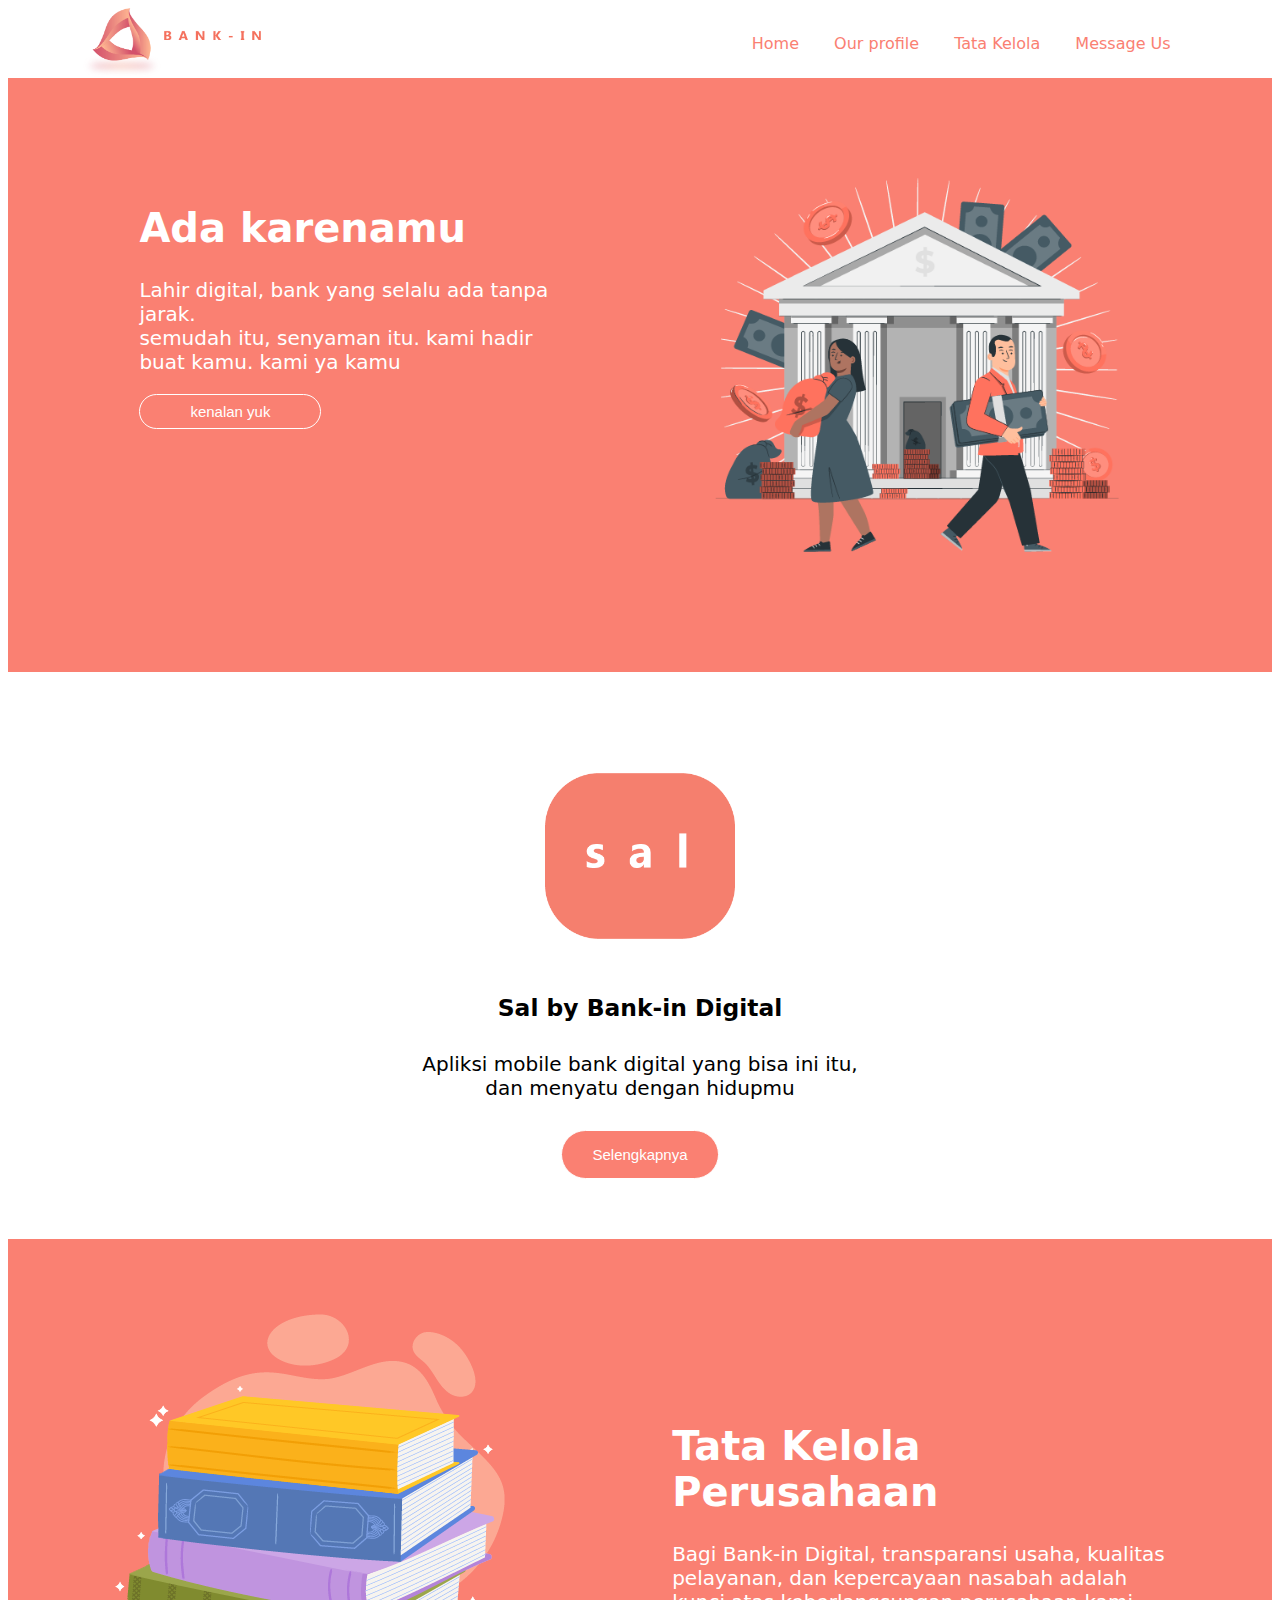
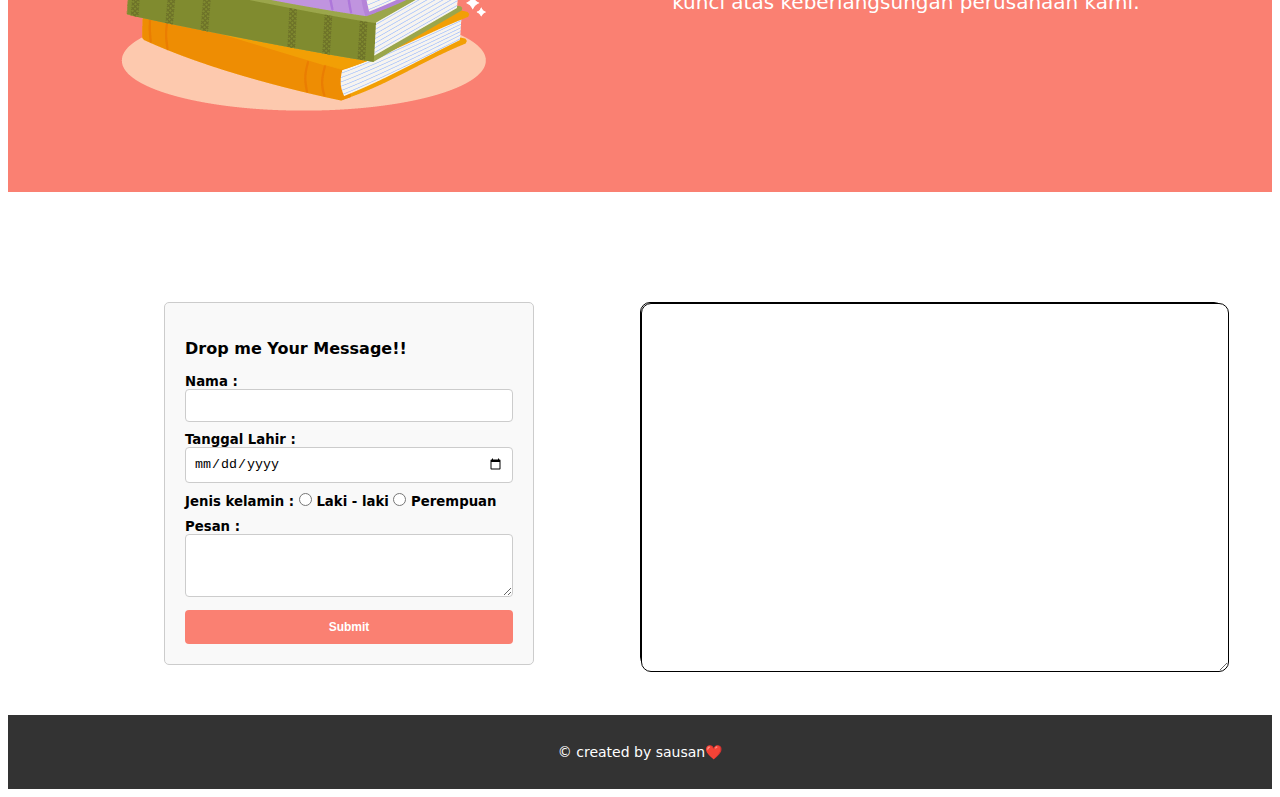
<file: index.html>
<!DOCTYPE html>
<html lang="en">
<head>
    <meta charset="UTF-8">
    <meta http-equiv="X-UA-Compatible" content="IE=edge">
    <meta name="viewport" content="width=device-width, initial-scale=1.0">
    <script src="js/script.js"></script>
    <link rel="stylesheet" href="css/style.css">
    <title>My Company Profile</title>
</head>
<body>
    <header>
        <img src="asset/revoU.png" class="logo" >
        <nav>
            <ul class="navigation">
                <li><a href="index.html"> Home</a> </li>
                <li><a href="bankin.html">Our profile</a></li>
                <li><a href="#tatakelola">Tata Kelola</a></li>
                <li><a href="#message">Message Us</a></li>
            </ul>
        </nav>
    </header>

    <div class="welcome">
        <div class="welcome1">
            <h1>Ada karenamu</h1>
            <p>Lahir digital, bank yang selalu ada tanpa jarak. <br>semudah itu, senyaman itu. kami hadir buat kamu. kami ya kamu</p>
            <button class="button-welcome"><a href="bankin.html">kenalan yuk</a></button>
        </div>
        <div class="welcome2">
            <img class="imgAsset" src="asset/ilustrasi.png" alt="">
        </div>
    </div>

    <div class="sal-digital">
        <img src="asset/sal.png" alt="" class="img-sal">
        <h3 class="h3-sal">Sal by Bank-in Digital</h3>
        <p class="p-sal">Apliksi mobile bank digital yang bisa ini itu,<br> dan menyatu dengan hidupmu</p>
        <button class="button-sal">Selengkapnya</button>
    </div>

    <div id="tatakelola" class="tata-kelola">
        <div class="img-tata-kelola">
        <img  src="asset/buku.png" alt="">
        </div>
        <div>
            <h1>Tata Kelola <br>Perusahaan </h1>
            <p>Bagi Bank-in Digital, transparansi usaha, kualitas <br>pelayanan, dan kepercayaan nasabah adalah <br>kunci atas keberlangsungan perusahaan kami.</p>
        </div>
    </div>

    <div id="message" class="messageUs">
        <div class="container-form">
        <p> <b> Drop me Your Message!! </b></p>
            <form  id="messageForm" onsubmit="handleSubmit(event)">
                <h5>Nama : <input type="text" id="nama" required></h5>
                <h5>Tanggal Lahir : <input type="date" id="tanggal_lahir" required></h5>
                <h5>Jenis kelamin :
                    <input type="radio" name="jenis_kelamin" id="laki-laki" value="laki-laki">
                    <label for="laki-laki">Laki - laki</label>
                    <input type="radio" name="jenis_kelamin" id="perempuan" value="perempuan">
                    <label for="perempuan">Perempuan</label>
                </h5>
                <h5>Pesan :<textarea id="pesan" name="pesan" cols="30" rows="3" required></textarea></h5>
                <button  type="submit" class="submit">Submit</button>
            </form>
            
        </div>
        <div class="container-kartu-nama">
            <div class="kartu-nama">
                <textarea id="hasil" class="kartu-nama" readonly></textarea>
            </div>
        </div>
    </div>
    <footer>
        <div class="footer-content">
            <p>&copy; created by sausan❤️</p>
        </div>
    </footer>
    
</body>
</html>
</file>
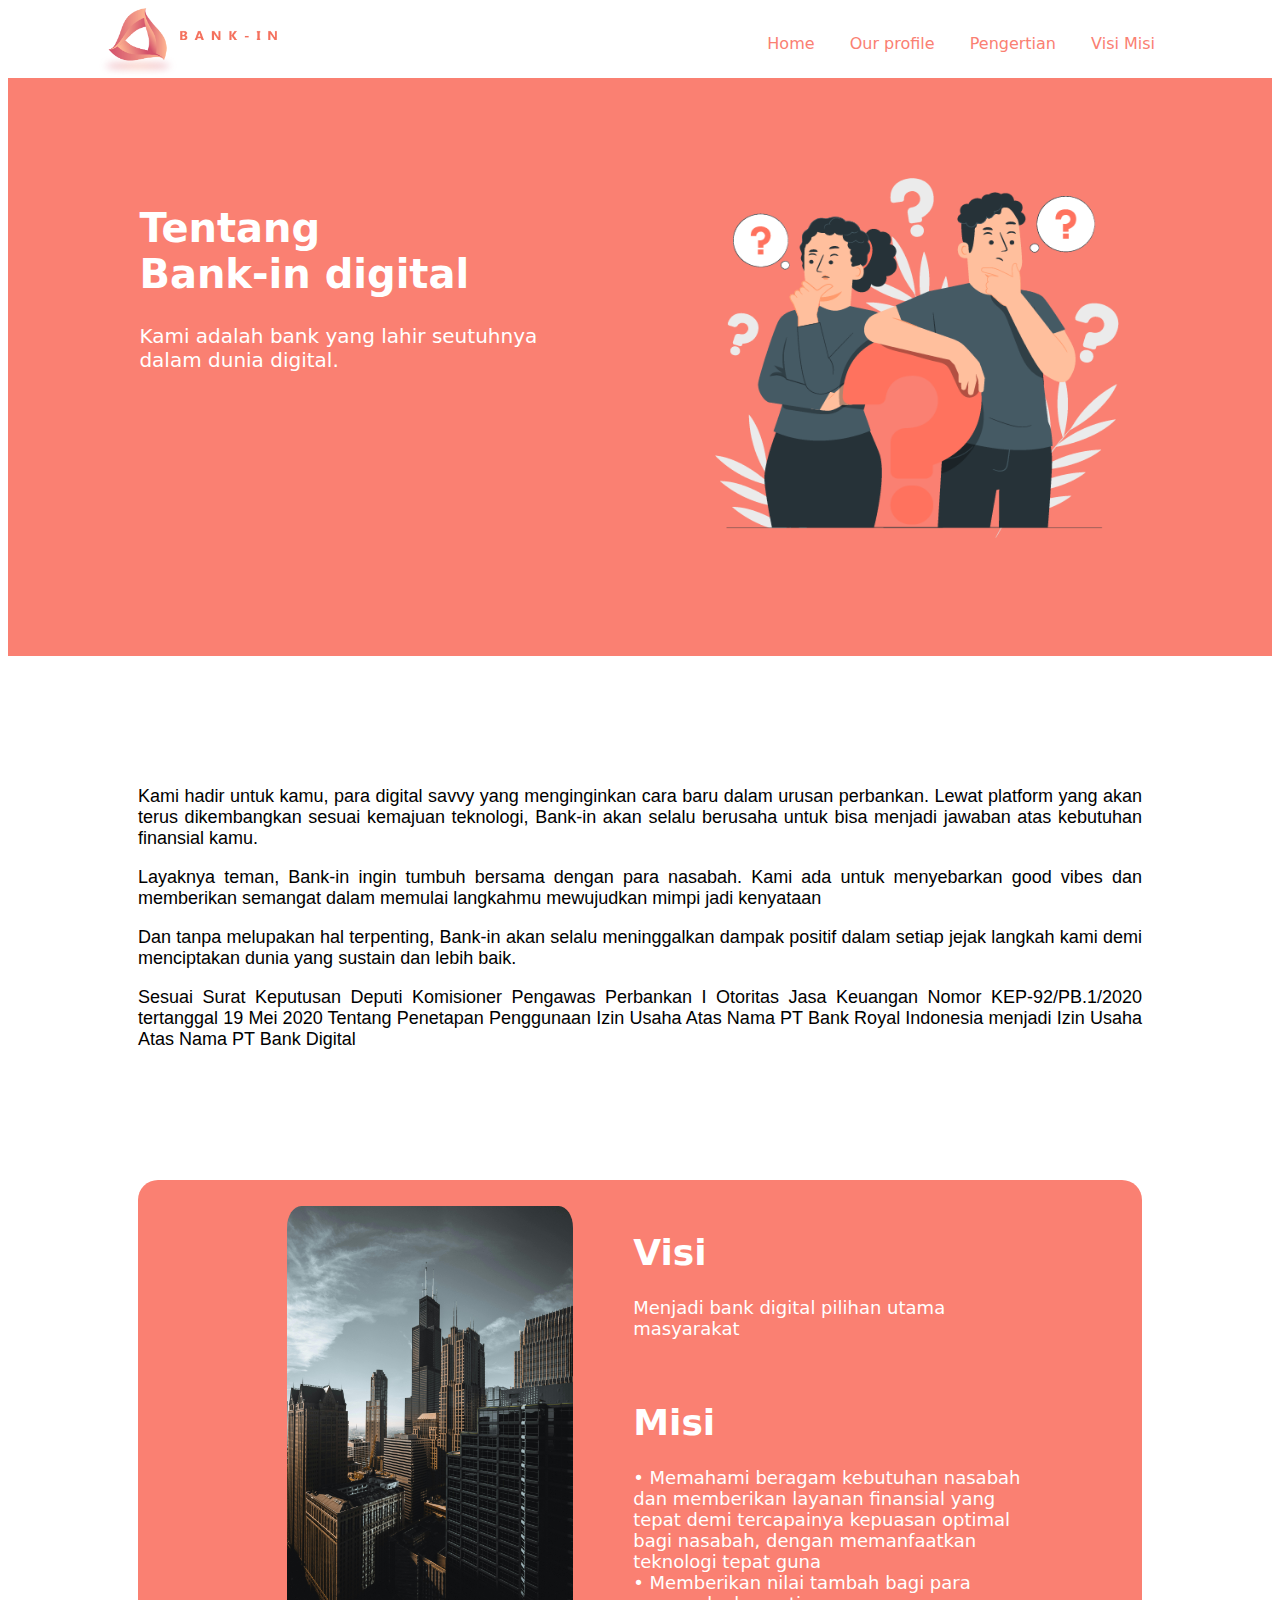
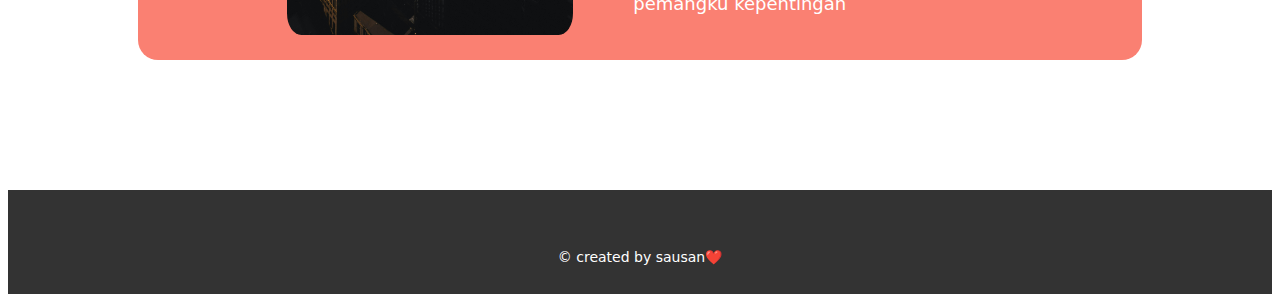
<file: bankin.html>
<!DOCTYPE html>
<html lang="en">
<head>
    <meta charset="UTF-8">
    <meta http-equiv="X-UA-Compatible" content="IE=edge">
    <meta name="viewport" content="width=device-width, initial-scale=1.0">
    <link rel="stylesheet" href="css/style2.css">
    <title>Tentang Bankin</title>
</head>
<body>
    <header>
        <img src="asset/revoU.png" class="logo" >
        <nav>
        <ul class="navigation">
            <li><a href="index.html"> Home</a> </li>
            <li><a href="bankin.html">Our profile</a></li>
            <li><a href="#pengertian">Pengertian</a></li>
            <li><a href="#visimisi">Visi Misi</a></li>
        </ul>
    </nav>
    </header>

    <div id="home" class="welcome">
        <div class="welcome1">
            <h1>Tentang <br>Bank-in digital</h1>
            <p>Kami adalah bank yang lahir seutuhnya dalam dunia digital.</p>
        </div>
        <div class="welcome2">
            <img class="imgAsset" src="asset/tentang.png" alt="">
        </div>
    </div>

    <div id="pengertian" class="pengertian">
        <p class="p1">Kami hadir untuk kamu, para digital savvy yang menginginkan cara baru dalam urusan perbankan. Lewat platform yang akan terus dikembangkan sesuai kemajuan teknologi, Bank-in akan selalu berusaha untuk bisa menjadi jawaban atas kebutuhan finansial kamu. <br>
        <p class="p2">Layaknya teman, Bank-in ingin tumbuh bersama dengan para nasabah. Kami ada untuk menyebarkan good vibes dan memberikan semangat dalam memulai langkahmu mewujudkan mimpi jadi kenyataan </p>
        <p class="p4">Dan tanpa melupakan hal terpenting, Bank-in akan selalu meninggalkan dampak positif dalam setiap jejak langkah kami demi menciptakan dunia yang sustain dan lebih baik.</p>
        <p class="p5">Sesuai Surat Keputusan Deputi Komisioner Pengawas Perbankan I Otoritas Jasa Keuangan Nomor KEP-92/PB.1/2020 tertanggal 19 Mei 2020 Tentang Penetapan Penggunaan Izin Usaha Atas Nama PT Bank Royal Indonesia menjadi Izin Usaha Atas Nama PT Bank Digital </p>
        </p>
    </div>

    <div id="visimisi" class="visiMisi">
        <!-- <div class="img-vm"> -->
            <img class="img-vm1" src="asset/gedung.jpg" alt="">
        <!-- </div> -->
        <div class="text-vm">
            <h1>Visi</h1>
            <p>Menjadi bank digital pilihan utama masyarakat</p>
            <br>
            <h1>Misi</h1>
            <p>• Memahami beragam kebutuhan nasabah dan memberikan layanan finansial yang tepat demi tercapainya kepuasan optimal bagi nasabah, dengan memanfaatkan teknologi tepat guna

            <br> • Memberikan nilai tambah bagi para pemangku kepentingan</p>
        </div>
    </div>
    <footer>

    </footer>
    <script src="js/script2.js"></script>
    <footer>
        <div class="footer-content">
            <p>&copy; created by sausan❤️</p>
        </div>
    </footer>
</body>
</html>
</file>
<file: css/style.css>
body {
    font-family: system-ui, -apple-system, BlinkMacSystemFont, 'Segoe UI', Roboto, Oxygen, Ubuntu, Cantarell, 'Open Sans', 'Helvetica Neue', sans-serif;

}
.logo {
    width: 190px;
    height: 70px;
}

header {
    display: flex;
    justify-content: center;
    gap: 35%;
    align-items: center;
    background-color: #fff;
}

a{
    text-decoration: none;
    color: salmon;
    
}

.welcome {
    display: flex;
    padding: 100px;
    background-color: salmon;
    justify-content: center;
    gap: 150px;
    color: white;
}

.welcome a {
    color: white;
}

.welcome1{
    width: 40%;
    float: left;
    font-size: 20px;
}

.welcome2 {
    width: 40%;
    float: right;
}

.sal-digital {
    display: flexbox;
    text-align: center;
    font-size: 20px;
    margin-top: 8%;
}

.h3-sal {
    margin-top: 20px;
    margin-bottom: 30px;
}

.p-sal {
    margin-bottom: 30px;
}

.button-sal {
    display: inline-block;
    padding: 15px 30px;
    font-size: 15px;
    color: white;
    border: 1px solid #ffff;
    border-radius: 100px;
    text-align: center;
    text-decoration: none;
    background-color: salmon;
}

.img-sal {
    width: 15%;
    height: 15%;
    margin-bottom: 30px;
}

.tata-kelola {
    display: flex;
    justify-content: center;
    gap: 15%;
    align-items: center;
    margin-top: 60px;
    margin-bottom: 60px;
    background-color: salmon;
    padding: 6%;
    color: white;
    font-size: 20px;
}


.imgAsset{
    width: 95%;
    height: 95%;
}

.navigation {
    list-style-type: none;
}

.navigation li {
    display: inline;
    margin-right: 30px;
}

.our-office {
    text-align: center;
    display: flex;
    margin-bottom: 100px;
    padding: 50px;
}

.our-office h5 {
    font-size: 20px;
    margin: 0;
}

.circle-image {
    width: 200px;
    height: 200px;
    border: 2px solid black;
    border-radius: 50%;
    background-size: cover;
    background-repeat: no-repeat;
    background-position: center;
    margin: 95px;
}

.messageUs {
    display: grid;
    grid-template-columns: 1fr 1fr;
    padding: 50px;
}
.kartu-nama {
    width: 100%;
    height: 100%;
    border: 1px solid black;
    border-radius: 10px;
    font-size: 130%;
    text-align: justify;
}

.container-form {
    max-width: 400px;
    margin: 0 auto;
    padding: 20px;
    border: 1px solid #ccc;
    border-radius: 5px;
    background-color: #f9f9f9;;
}

.container-form form {
    display: grid;
    grid-template-columns: 1fr;
    gap: 10px;
}

.container-form h5 {
    margin: 0;
}

.container-form input[type="text"],
.container-form input[type="date"],
.container-form textarea {
    width: 100%;
    padding: 8px;
    box-sizing: border-box;
    border: 1px solid #ccc;
    border-radius: 4px;
}

.container-form input[type="radio"],
.container-form input[type="checkbox"] {
    margin: 0;
}

.container-form button.submit {
    background-color: salmon;
    color: white;
    border: none;
    padding: 10px 20px;
    border-radius: 4px;
    cursor: pointer;
}

.submit {
    display: inline-block;
    padding: 2px 100px;
    font-size: 12px;
    font-weight: bold;
    color: white;
    background-color: #007bff;
    border: 2px solid #007bff;
    border-radius: 5px;
    cursor: pointer;
    text-align: center;
    text-decoration: none;
    transition: background-color 0.3s, color 0.3s, border-color 0.3s;
}
.submit:hover {
    background-color: #0056b3;
    border-color: #0056b3;
  }
  
  .submit:active {
    background-color: #0056b3;
    border-color: #0056b3;
    transform: translateY(1px);
  }

  .button-welcome {
    display: inline-block;
    padding: 8px 50px;
    font-size: 15px;
    color: white;
    border: 1px solid #ffff;
    border-radius: 100px;
    text-align: center;
    text-decoration: none;
    background-color: salmon;
  }

  footer {
    background-color: #333;
    color: #fff;
    text-align: center;
    padding: 15px 0;
    bottom: 0;
    width: 100%;
}

.footer-content {
    font-size: 14px;
}
</file>
<file: css/style2.css>
body {
    font-family: system-ui, -apple-system, BlinkMacSystemFont, 'Segoe UI', Roboto, Oxygen, Ubuntu, Cantarell, 'Open Sans', 'Helvetica Neue', sans-serif;

}
.logo {
    width: 190px;
    height: 70px;
}

header {
    display: flex;
    justify-content: center;
    gap: 35%;
    align-items: center;
    background-color: #fff;
}

a{
    text-decoration: none;
    color: salmon;
    
}

.welcome {
    display: flex;
    padding: 100px;
    background-color: salmon;
    justify-content: center;
    gap: 150px;
    color: white;
}

.welcome1{
    width: 40%;
    float: left;
    font-size: 20px;
}

.welcome2 {
    width: 40%;
    float: right;
}

.pengertian {
    margin: 130px;
    text-align: justify;
    font-size: 18px;
    font-family:'Lucida Sans', 'Lucida Sans Regular', 'Lucida Grande', 'Lucida Sans Unicode', Geneva, Verdana, sans-serif;
}

.container {
    background-color: #0056b3;

}

.visiMisi {
    background-color: salmon;
    justify-content: center;
    gap: 60px;
    color: white;
    display: flex;
    margin: 130px;
    border-radius: 20px;
    align-items: center;
    padding: 2%;
}

.img-vm1 {
    width: 30%;
    height: 80%;
    border-radius: 5%;
    margin-left: 13%;
}

.text-vm {
    margin-right: 10%;
    font-size: 18px;
}

.imgAsset{
    width: 95%;
    height: 95%;
}

.navigation {
    list-style-type: none;
}

.navigation li {
    display: inline;
    margin-right: 30px;
}

.our-office {
    text-align: center;
    display: flex;
    margin-bottom: 100px;
    padding: 50px;
}

.our-office h5 {
    font-size: 20px;
    margin: 0;
}

.circle-image {
    width: 200px;
    height: 200px;
    border: 2px solid black;
    border-radius: 50%;
    background-size: cover;
    background-repeat: no-repeat;
    background-position: center;
    margin: 95px;
}

.messageUs {
    display: grid;
    grid-template-columns: 1fr 1fr;
    padding: 50px;
}
.kartu-nama {
    width: 100%;
    height: 100%;
    border: 1px solid black;
    font-size: 80%;
    text-align: justify;
}
.submit {
    display: inline-block;
    padding: 2px 100px;
    font-size: 12px;
    font-weight: bold;
    color: white;
    background-color: #007bff;
    border: 2px solid #007bff;
    border-radius: 5px;
    cursor: pointer;
    text-align: center;
    text-decoration: none;
    transition: background-color 0.3s, color 0.3s, border-color 0.3s;
}
.submit:hover {
    background-color: #0056b3;
    border-color: #0056b3;
  }
  
  .submit:active {
    background-color: #0056b3;
    border-color: #0056b3;
    transform: translateY(1px);
  }

  .button-welcome {
    display: inline-block;
    padding: 8px 50px;
    font-size: 15px;
    color: white;
    border: 1px solid #ffff;
    border-radius: 100px;
    text-align: center;
    text-decoration: none;
    background-color: salmon;
  }

  footer {
    background-color: #333;
    color: #fff;
    text-align: center;
    padding: 15px 0;
    bottom: 0;
    width: 100%;
}

.footer-content {
    font-size: 14px;
}
</file>
